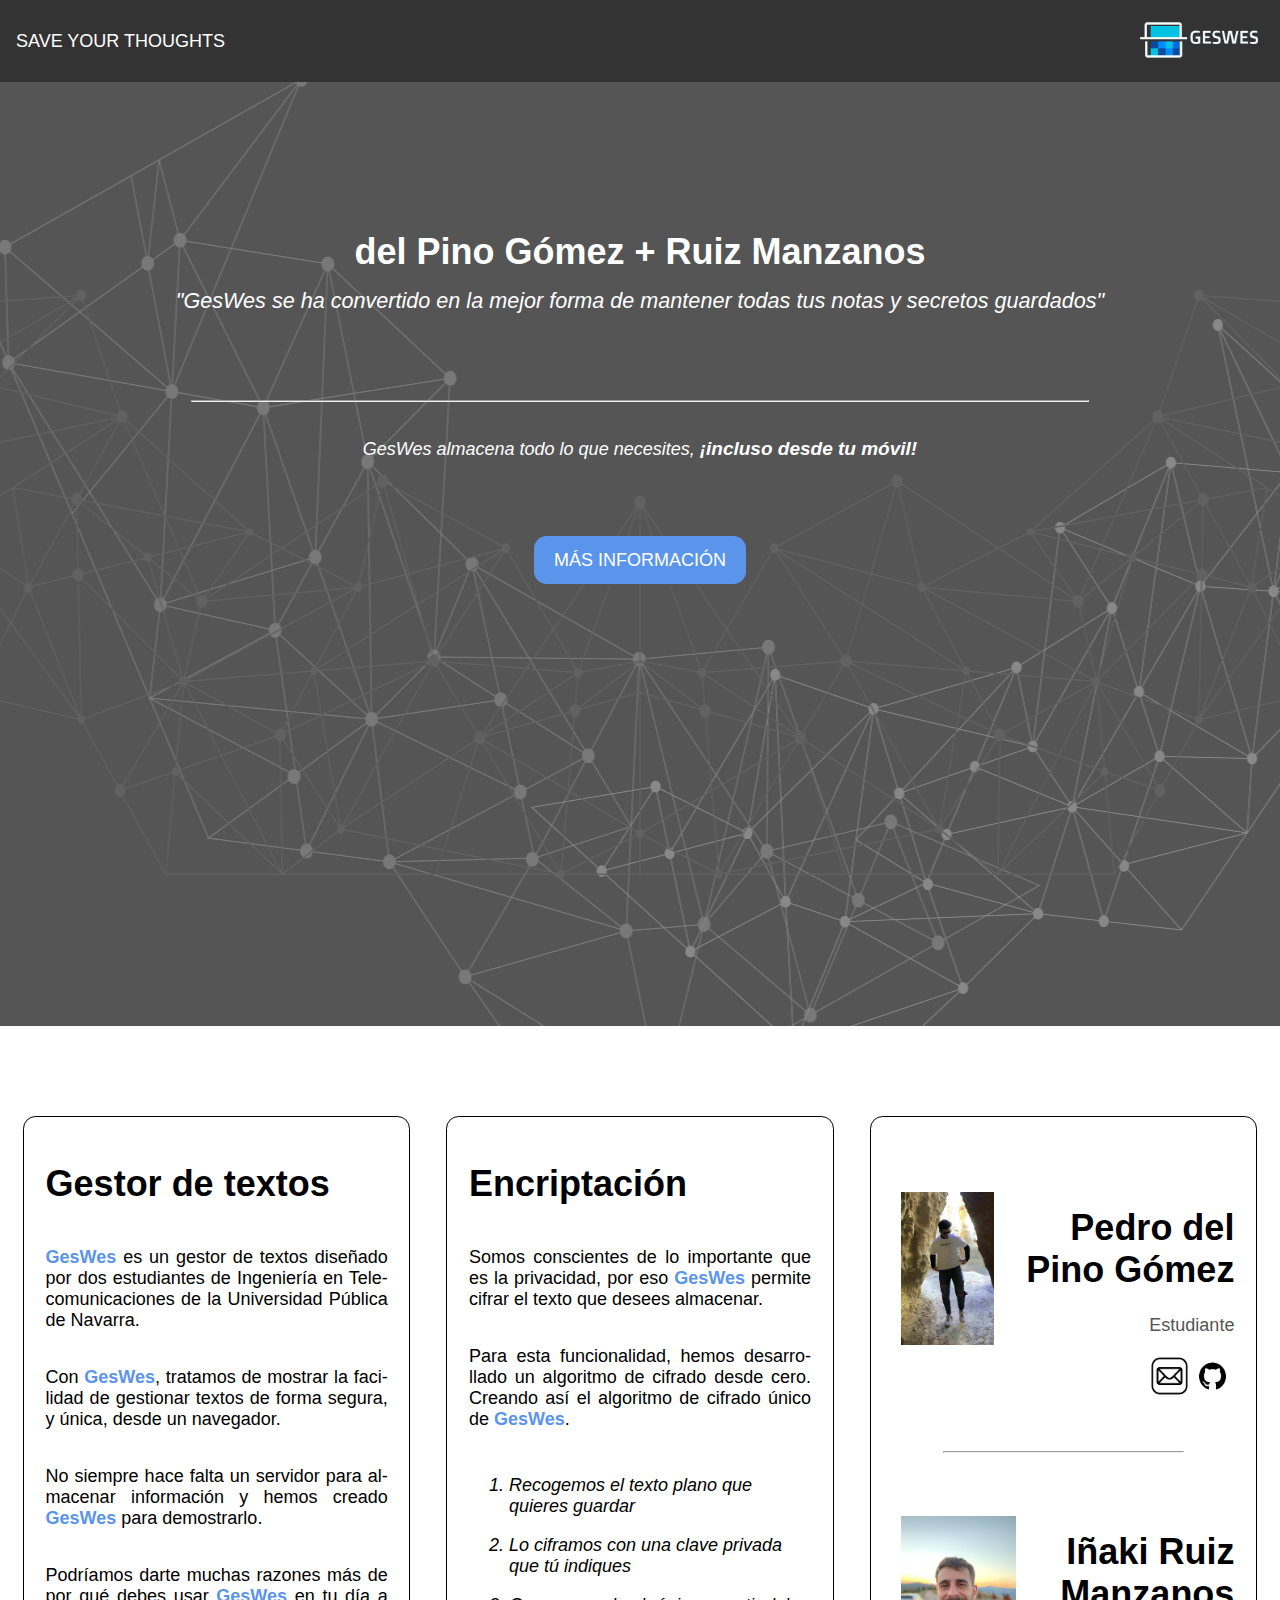
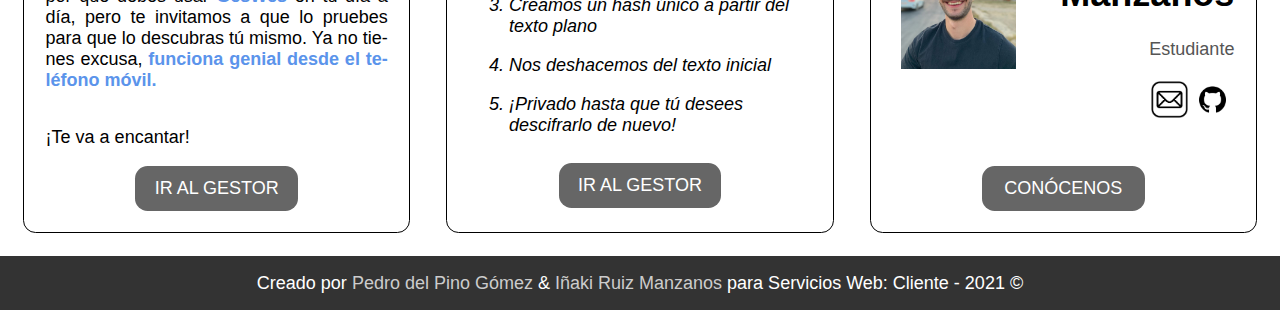
<file: index.html>
<!DOCTYPE html>
<html lang="es">

<head>
    <meta charset="utf-8">
    <link rel="icon" type="image/png" href="img/logo/iconosolo.png">
    <meta http-equiv="X-UA-Compatible" content="IE=edge">
    <title>Inicio</title>
    <meta name="author" content="Pedro del Pino & Iñaki Ruiz">
    <meta name="description" content="Gestor de ficheros">
    <meta name="viewport" content="width=device-width, initial-scale=1">
    <link rel="stylesheet" type="text/css" href="css/main.css">
</head>

<body>
    <nav id="navbar">
        <ul id="nav-ul">
            <li class="nav-left">Save your thoughts</li>
            <li class="nav-right"><img src="img/logo/logo.png" alt="GesWes"></li>
        </ul>
    </nav>

    <div class="jumbotron jumbotron-img" id="jumbotron">
        <h1 class="title">del Pino Gómez + Ruiz Manzanos</h1>
        <p class="subtitle">
            "GesWes se ha convertido en la mejor forma de mantener todas tus notas y secretos guardados"
        </p>
        <hr>
        <p class="lead">
            GesWes almacena todo lo que necesites, <span class="bold">¡incluso desde tu móvil!</span>
        </p>
        <a href="#more" class="button">Más información</a>
    </div>

    <div id="more" class="container row index">
        <div class="col col-333">
            <h1>Gestor de textos</h1>
            <p class="info">
                <span class="logo">GesWes</span> es un gestor de textos diseñado por dos estudiantes de Ingeniería en Telecomunicaciones de la Universidad Pública de Navarra.
            </p>
            <p class="info">
                Con <span class="logo">GesWes</span>, tratamos de mostrar la facilidad de gestionar textos de forma segura, y única, desde un navegador.
            </p>
            <p class="info">
                No siempre hace falta un servidor para almacenar información y hemos creado <span class="logo">GesWes</span> para demostrarlo.
            </p>
            <p class="info">
                Podríamos darte muchas razones más de por qué debes usar <span class="logo">GesWes</span> en tu día a día, pero te invitamos a que lo pruebes para que lo descubras tú mismo. Ya no tienes excusa, <span class="logo">funciona genial desde el teléfono móvil.</span>
            </p>
            <p class="info">
                ¡Te va a encantar!
            </p>
            <a href="gestor.html" class="button">Ir al gestor</a>
        </div>
        <div class="col col-333">
            <h1>Encriptación</h1>
            <p class="info">
                Somos conscientes de lo importante que es la privacidad, por eso <span class="logo">GesWes</span> permite cifrar el texto que desees almacenar.
            </p>
            <p class="info">
                Para esta funcionalidad, hemos desarrollado un algoritmo de cifrado desde cero. Creando así el algoritmo de cifrado único de <span class="logo">GesWes</span>.
            </p>
            <ol>
                <li>Recogemos el texto plano que quieres guardar</li>
                <li>Lo ciframos con una clave privada que tú indiques</li>
                <li>Creamos un hash único a partir del texto plano</li>
                <li>Nos deshacemos del texto inicial</li>
                <li>¡Privado hasta que tú desees descifrarlo de nuevo!</li>
            </ol>
            <a href="gestor.html" class="button">Ir al gestor</a>
        </div>
        <div class="col col-333">
            <div class="card-profile">
                <img src="img/pedro.JPG" alt="Pedro">
                <h1>Pedro del Pino Gómez</h1>
                <p class="title">Estudiante</p>
                <ul>
                    <li>
                        <a href="https://github.com/pdrii" target="_blank"><img src="img/icon/github-icon.png" alt="GitHub"></a>
                        <a href="mailto:delpino127445@e.unavarra.es" target="_blank"><img src="img/icon/mail-icon.png" alt="Mail"></a>
                    </li>
                </ul>
            </div>
            <hr class="hr-profile">
            <div class="card-profile">
                <img src="img/inaki.jpeg" alt="Iñaki" />
                <h1>Iñaki Ruiz Manzanos</h1>
                <p class="title">Estudiante</p>
                <ul>
                    <li>
                        <a href="https://github.com/fqlenos" target="_blank"><img src="img/icon/github-icon.png" alt="GitHub"></a>
                        <a href="mailto:ruiz.117069@e.unavarra.es" target="_blank"><img src="img/icon/mail-icon.png" alt="Mail"></a>
                    </li>
                </ul>
            </div>
            <a href="conocenos.html" class="button">Conócenos</a>
        </div>
    </div>

    <div id="footer" class="footer">
        <span>Creado por <a href="mailto:delpino127445@e.unavarra.es">Pedro del Pino Gómez</a> &amp; <a href="mailto:ruiz.117069@e.unavarra.es">Iñaki Ruiz Manzanos</a> para Servicios Web: Cliente - 2021 &copy;</span>
    </div>

    <script src="js/index.js" async defer></script>

</body>

</html>
</file>
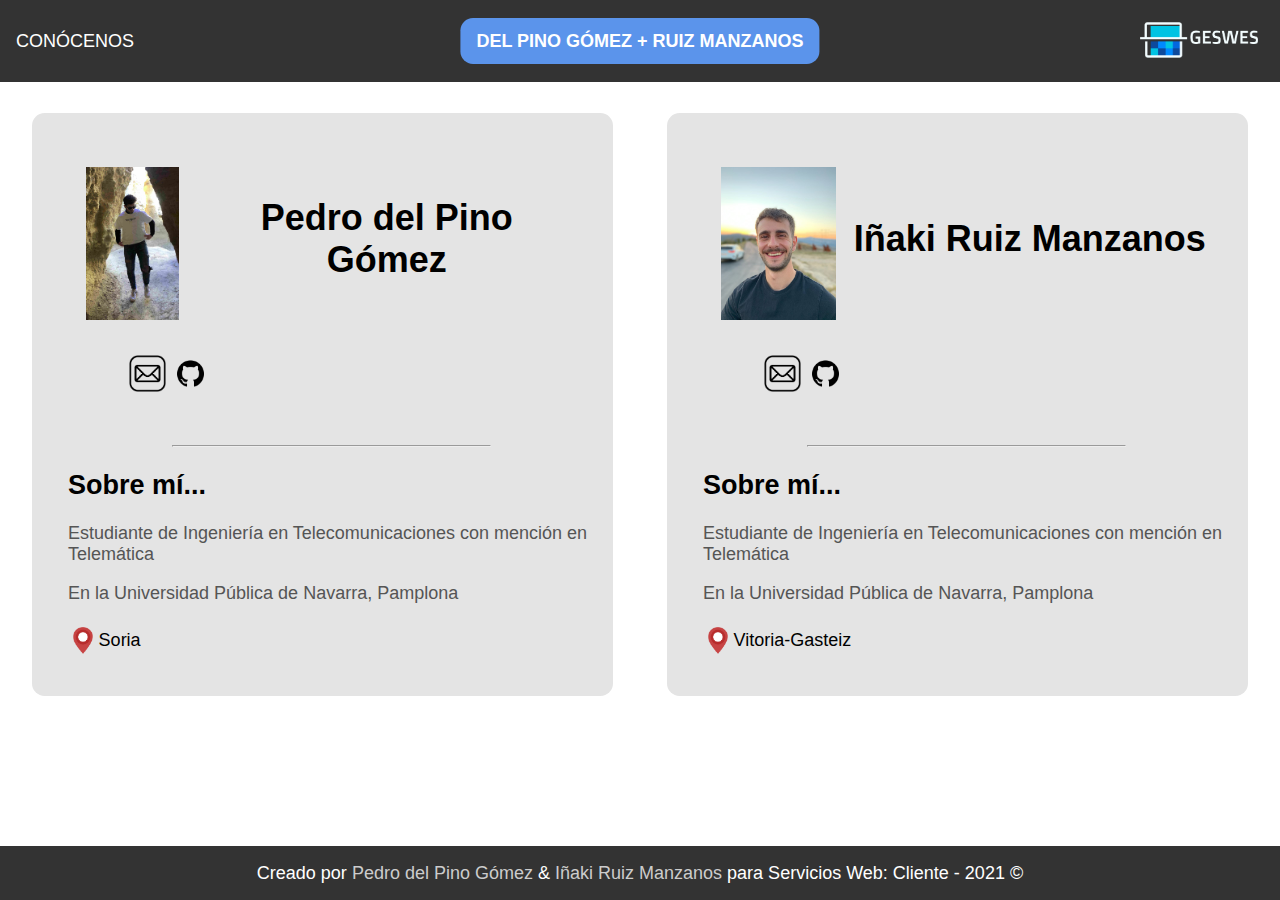
<file: conocenos.html>
<!DOCTYPE html>
<html lang="es">

<head>
    <meta charset="utf-8">
    <link rel="icon" type="image/png" href="img/logo/iconosolo.png">
    <meta http-equiv="X-UA-Compatible" content="IE=edge">
    <title>Conócenos</title>
    <meta name="author" content="Pedro del Pino & Iñaki Ruiz">
    <meta name="description" content="Gestor de ficheros">
    <meta name="viewport" content="width=device-width, initial-scale=1">
    <link rel="stylesheet" type="text/css" href="css/main.css">
</head>

<body>
    <nav id="navbar">
        <ul>
            <li class="nav-left">Conócenos</li>
            <li class="nav-center"><a href="index.html">Del Pino Gómez + Ruiz Manzanos</a></li>
            <li class="nav-right">
                <a href="index.html"><img src="img/logo/logo.png" alt="GesWes"></a>
            </li>
        </ul>
    </nav>
    <div class="container">
        <div class="row">
            <div class="col-6">
                <div class="card-conocenos">
                    <div class="box">
                        <div class="inline">
                            <img src="img/pedro.JPG" alt="Pedro">
                            <h1>Pedro del Pino Gómez</h1>
                        </div>
                        <ul>
                            <li>
                                <a href="https://github.com/pdrii" target="_blank"><img src="img/icon/github-icon.png" alt="GitHub"></a>
                                <a href="mailto:delpino127445@e.unavarra.es" target="_blank"><img src="img/icon/mail-icon.png" alt="Mail"></a>
                            </li>
                        </ul>
                    </div>
                    <hr>
                    <h2>Sobre mí...</h2>
                    <p class="title">Estudiante de Ingeniería en Telecomunicaciones con mención en Telemática</p>
                    <p class="title">En la Universidad Pública de Navarra, Pamplona</p>
                    <div class="inline">
                        <img class="map" src="img/icon/map.png" alt="Chincheta mapa">
                        <span>Soria</span>
                    </div>
                </div>
            </div>
            <div class="col-6">
                <div class="card-conocenos">
                    <div class="box">
                        <div class="inline">
                            <img src="img/inaki.jpeg" alt="Iñaki">
                            <h1>Iñaki Ruiz Manzanos</h1>
                        </div>
                        <ul>
                            <li>
                                <a href="https://github.com/fqlenos" target="_blank"><img src="img/icon/github-icon.png" alt="GitHub"></a>
                                <a href="mailto:ruiz.117069@e.unavarra.es" target="_blank"><img src="img/icon/mail-icon.png" alt="Mail"></a>
                            </li>
                        </ul>
                    </div>
                    <hr>
                    <h2>Sobre mí...</h2>
                    <p class="title">Estudiante de Ingeniería en Telecomunicaciones con mención en Telemática </p>
                    <p class="title">En la Universidad Pública de Navarra, Pamplona</p>
                    <div class="inline">
                        <img class="map" src="img/icon/map.png" alt="Chincheta mapa">
                        <span>Vitoria-Gasteiz</span>
                    </div>

                </div>
            </div>
        </div>
    </div>

    <div id="footer" class="footer footer-fixed">
        <span>Creado por <a href="mailto:delpino127445@e.unavarra.es">Pedro del Pino Gómez</a> &amp; <a href="mailto:ruiz.117069@e.unavarra.es">Iñaki Ruiz Manzanos</a> para Servicios Web: Cliente - 2021 &copy;</span>
    </div>

</body>

</html>
</file>
<file: css/main.css>
/* en general */
    
    html {
        scroll-behavior: smooth;
    }
    
    body {
        margin: 0;
        font-family: Helvetica, Arial, sans-serif;
        font-size: 18px;
    }
    
    textarea,
    input,
    select {
        font-family: inherit;
        font-size: 0.875em;
    }
    
    button {
        border-radius: 0.7em;
    }
    
    p {
        hyphens: auto;
    }
    
    a {
        color: black;
    }
    
    a:hover {
        opacity: 0.7;
    }
    
    .container {
        padding: 5px;
        overflow: hidden;
        height: 100%;
        position: relative;
    }
    
    .container p.resumen {
        text-overflow: ellipsis;
        overflow: hidden;
        width: 50%;
        /* 50% porque pide mostrar solo unas pocas palabras */
        white-space: nowrap;
    }
    
    .inline {
        display: flex;
        align-items: center;
    }
    
    .error {
        margin: 0;
        text-overflow: ellipsis;
        overflow: hidden;
        width: 60%;
        word-wrap: break-word;
        hyphens: auto;
    }
    
    .bold {
        font-size: 19px;
        font-weight: bold;
    }
    /* barra superior */
    
    nav {
        position: fixed;
        overflow: hidden;
        top: 0;
        width: 100%;
        padding: 1em 0;
        text-transform: uppercase;
        background-color: #333;
        z-index: 99;
    }
    
    nav ul {
        list-style-type: none;
        margin: 0;
        padding: 0;
        overflow: hidden;
        background-color: #333;
    }
    
    nav ul li {
        height: 1em;
        line-height: 1em;
        float: left;
        color: white;
        text-align: center;
        padding: 14px 16px;
        text-decoration: none;
    }
    
    nav ul li a {
        font-weight: bold;
        color: #eee;
        text-decoration: none;
    }
    
    li.nav-center a {
        text-align: center;
        text-transform: uppercase;
        display: block;
        float: none;
        position: absolute;
        padding: 14px 16px;
        top: 50%;
        left: 50%;
        transform: translate(-50%, -50%);
        background-color: rgb(91, 148, 235);
        color: white;
        border-radius: 0.7em;
        cursor: pointer;
    }
    
    li.nav-right {
        float: right;
        padding: 0.2em;
    }
    
    li.nav-right img {
        height: 2em;
        padding-right: 1em;
    }
    /* Jumbotron  */
    
    .jumbotron {
        background-color: #555;
        margin-top: 4em;
        padding-top: 8em;
        width: 100%;
        height: 90vh;
        text-align: center;
        position: relative;
    }
    
    .jumbotron::before {
        content: ' ';
        display: block;
        left: 0;
        top: 0;
        width: 100%;
        height: 100%;
        opacity: 0.3;
        background-image: url(../img/back.png);
        background-position: 50% 0;
        position: absolute;
        z-index: 1;
    }
    
    .jumbotron h1.title {
        color: white;
        margin: 0;
        padding: 15px;
        position: relative;
        z-index: 2;
    }
    
    .jumbotron p {
        margin-top: 2em;
        margin-bottom: 5em;
        color: #cccc;
        position: relative;
        z-index: 2;
    }
    
    .jumbotron p.subtitle {
        color: white;
        font-style: italic;
        font-size: larger;
        margin-top: 0;
        margin-bottom: 4em;
    }
    
    .jumbotron p.lead {
        color: white;
        font-style: italic;
    }
    
    hr {
        color: #ccc;
        width: 70vw;
        position: relative;
        z-index: 2;
    }
    
    .jumbotron .button {
        position: relative;
        text-align: center;
        text-decoration: none;
        background-color: rgb(91, 148, 235);
        color: white;
        padding: 14px 20px;
        border-radius: 0.7em;
        cursor: pointer;
        text-transform: uppercase;
        word-wrap: break-word;
        hyphens: auto;
        z-index: 2;
    }
    
    .jumbotron a:hover {
        opacity: 0.7;
    }
    /* columnas principales */
    
    .index {
        padding-top: 4em;
        min-height: 80vh;
    }
    
    .col {
        padding: 0.5em;
        overflow: auto;
        text-justify: inter-word;
    }
    
    .col-333 {
        margin: 1em;
        padding: 1.2em;
        flex-direction: column;
        width: 33%;
        border: 1px solid;
        border-radius: 0.7em;
        display: flex;
    }
    
    .col-333 .button {
        text-align: center;
        text-decoration: none;
        background-color: #666;
        color: white;
        padding: 12px 18px;
        border-radius: 0.7em;
        cursor: pointer;
        text-transform: uppercase;
        width: 37%;
        display: block;
        /* para centrar en el div margin: 0 auto */
        margin: 0 auto;
    }
    
    .col-333 span.logo {
        color: rgb(91, 148, 235);
        font-weight: bold;
    }
    
    .col-333 p.info {
        text-align: justify;
    }
    
    .col-333 ol {
        list-style-type: decimal;
    }
    
    .col-333 ol li {
        font-style: italic;
        padding: 0.5em 0em;
        text-decoration: none;
    }
    
    .card-profile {
        display: block;
        margin: auto;
        text-align: right;
    }
    
    .hr-profile {
        width: 70%;
    }
    
    .card-profile img {
        float: left;
        height: 8.5em;
        margin: 0.5em;
    }
    
    .card-profile li {
        list-style-type: none;
    }
    
    .card-profile li img {
        height: 2.4em;
        float: right;
        margin: 0;
        border: none;
    }
    
    .card-profile p.title {
        color: #555;
        margin: 0;
    }
    
    .row {
        display: flex;
        flex-direction: row;
    }
    
    .row-top5 {
        padding-top: 5em;
    }
    
    .col-9 {
        display: flex;
        flex-direction: column;
        width: 60%;
    }
    
    .col-3 {
        display: flex;
        flex-direction: column;
        width: 40%;
        max-height: 77vh;
        /* coge el 77% del viewport heigh */
    }
    /* right column */
    
    .card {
        margin: 5px;
        border: 1.2px solid #333;
        padding: 5px;
        border-radius: 0.7em;
    }
    
    .card p {
        text-align: justify;
        word-wrap: break-word;
    }
    
    .col .card h4 {
        margin: 0;
        text-align: justify;
        text-justify: inter-word;
        word-wrap: break-word;
    }
    
    .inline-card {
        overflow: hidden;
        display: inline-flex;
        align-items: center;
        width: 100%;
    }
    
    .inline-card-item {
        width: 100%;
    }
    
    .inline-card form {
        width: 100%;
        margin-right: 10px;
    }
    
    .inline-card input[type=password] {
        margin-right: 10px;
        width: 100%;
        border: 1px solid #ccc;
        box-sizing: border-box;
    }
    
    .inline-card button {
        background-color: rgb(91, 148, 235);
        color: white;
        padding: 14px 20px;
        margin: 10px 2px;
        border: none;
        cursor: pointer;
        width: 50%;
        float: right;
        text-transform: uppercase;
        word-wrap: break-word;
        hyphens: auto;
    }
    
    .desencriptar {
        background-color: rgb(235, 161, 91) !important;
    }
    
    .inline-card button[type=cancel] {
        background-color: rgb(235, 91, 91);
    }
    /* botones sobre formulario */
    
    ul.bread {
        padding: 10px 10px;
        list-style: none;
        background-color: #666;
        width: 70%;
        border-radius: 0.7em;
    }
    
    ul.bread li {
        display: inline;
    }
    
    ul.bread li+li:before {
        padding: 0.3em;
        color: white;
        content: "/\00a0";
    }
    
    ul.bread li a {
        color: white;
        text-align: center;
        padding: 10px 10px;
        text-decoration: none;
    }
    
    ul.bread li a:hover {
        opacity: 0.5;
    }
    /* formulario */
    
    .form {
        padding: 15px;
        margin-bottom: 4em;
    }
    
    .form input,
    button,
    textarea {
        display: block;
    }
    
    input[type=text],
    input[type=password] {
        width: 70%;
        padding: 12px 20px;
        margin: 8px 0;
        border: 1px solid #ccc;
        box-sizing: border-box;
    }
    
    textarea {
        width: 70%;
        padding: 12px 20px;
        margin: 8px 0;
        border: 1px solid #ccc;
        box-sizing: border-box;
    }
    
    input[type=radio] {
        display: inline;
        padding: 12px 20px;
        margin: 10px 6px;
    }
    
    button[name=save] {
        background-color: rgb(91, 148, 235);
        color: white;
        width: 70%;
        padding: 14px 20px;
        margin: 10px 0;
        border: none;
        cursor: pointer;
        text-transform: uppercase;
        word-wrap: break-word;
        hyphens: auto;
    }
    
    button:hover {
        opacity: 0.8;
    }
    /* Conocenos */
    
    .col-6 {
        margin: 6em 1.5em 1.5em 1.5em;
        padding: 1.5em;
        display: flex;
        flex-direction: column;
        width: 50%;
        background-color: rgb(228, 228, 228);
        border-radius: 0.7em;
    }
    
    .card-conocenos {
        padding: 0.5em;
        width: 100%;
        word-wrap: break-word;
        hyphens: auto;
    }
    
    .card-conocenos .box {
        vertical-align: top;
        display: inline-block;
        text-align: center;
        margin-right: 1em;
    }
    
    .card-conocenos .box li {
        display: block;
        align-items: center;
        display: table-cell;
        padding-left: 1em;
    }
    
    .card-conocenos li img {
        height: 2.4em;
        float: right;
        margin: 5px auto;
        border: none;
    }
    
    .card-conocenos img {
        height: 8.5em;
        margin: 1em 1em 0.5em 1em;
    }
    
    .card-conocenos .title {
        color: #555;
    }
    
    .card-conocenos .map {
        height: 1.5em;
        margin: 0.3em;
    }
    
    .card-conocenos hr {
        margin-top: 1.5em;
        width: 60%;
    }
    /* Footer */
    
    div.footer {
        width: 100%;
        height: 3em;
        line-height: 3em;
        text-align: center;
        color: white;
        background-color: #333;
        bottom: 0;
        /*font-family: fantasy;*/
    }
    
    .footer a {
        color: #ccc;
        text-decoration: none;
    }
    
    .footer a:hover {
        opacity: 0.7;
    }
    
    div.footer-fixed {
        position: fixed;
    }
    /* Extra: version móvil */
    
    @media only screen and (max-width: 991px) {
        nav {
            min-height: 2em;
        }
        .nav-right,
        .nav-left {
            display: none;
        }
        .nav-center {
            width: 100% !important;
        }
        .jumbotron {
            padding-top: 3.5em;
        }
        .jumbotron p.subtitle {
            width: 85vw;
            margin-left: auto;
            margin-right: auto;
        }
        .jumbotron p.lead {
            width: 80vw;
            margin: 3em auto;
        }
        .row {
            display: flex;
            flex-direction: column;
        }
        .col-333 {
            width: 80%;
            margin: 10px auto;
        }
        .col-333 .button {
            width: auto;
        }
        ul.bread {
            width: 90%;
            margin: 10px auto;
        }
        .col-9,
        .col-3 {
            width: 95%;
            margin: 1em auto;
        }
        .col-6 {
            width: 80%;
            margin-left: auto;
            margin-right: auto;
        }
        input[type=text],
        input[name=password],
        textarea,
        input[type=radio],
        button[name=save] {
            width: 100% !important;
        }
        .inline-card {
            display: flex;
            flex-direction: column;
            margin: 0 auto;
        }
        .inline-card input[type=password] {
            width: 95%;
            margin: 0 0.5em 0 0.5em;
        }
        div.footer {
            height: auto;
            word-wrap: break-word;
            hyphens: auto;
        }
        div.footer-fixed {
            position: static;
        }
    }
</file>
